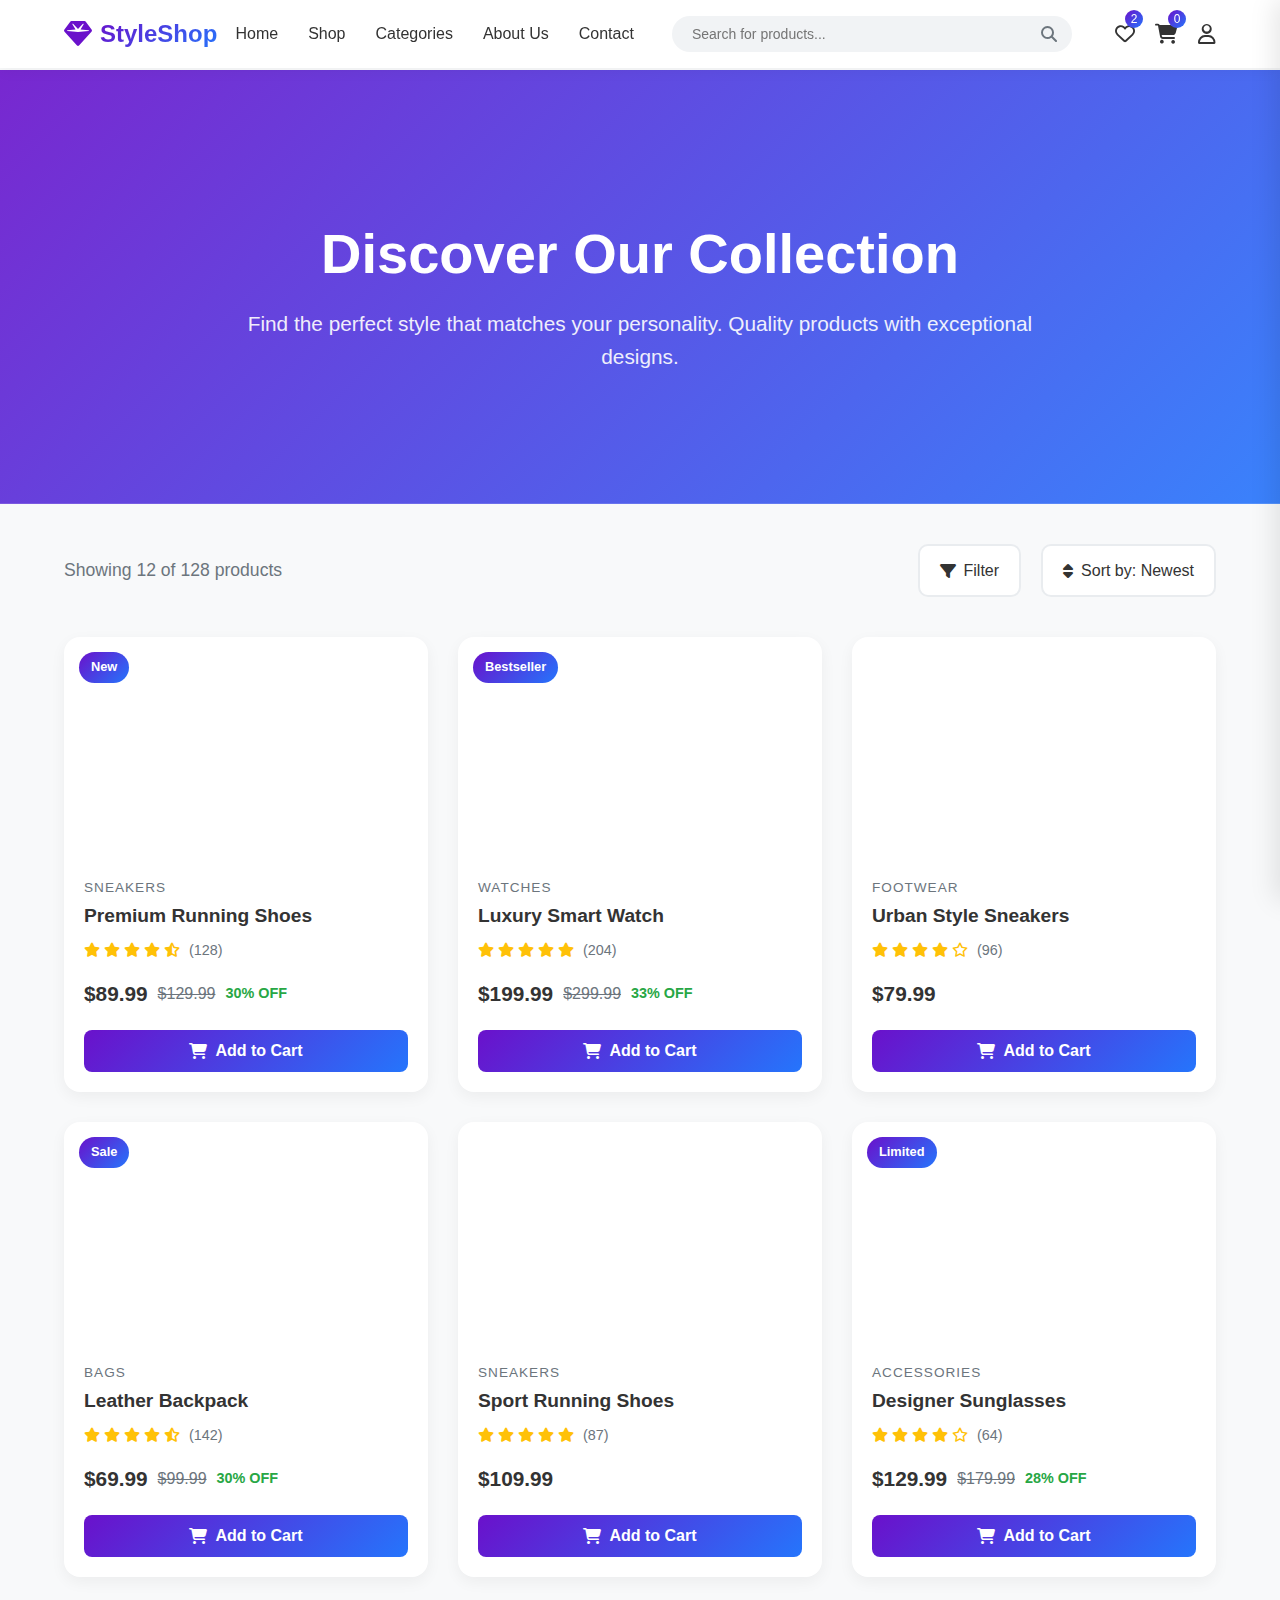
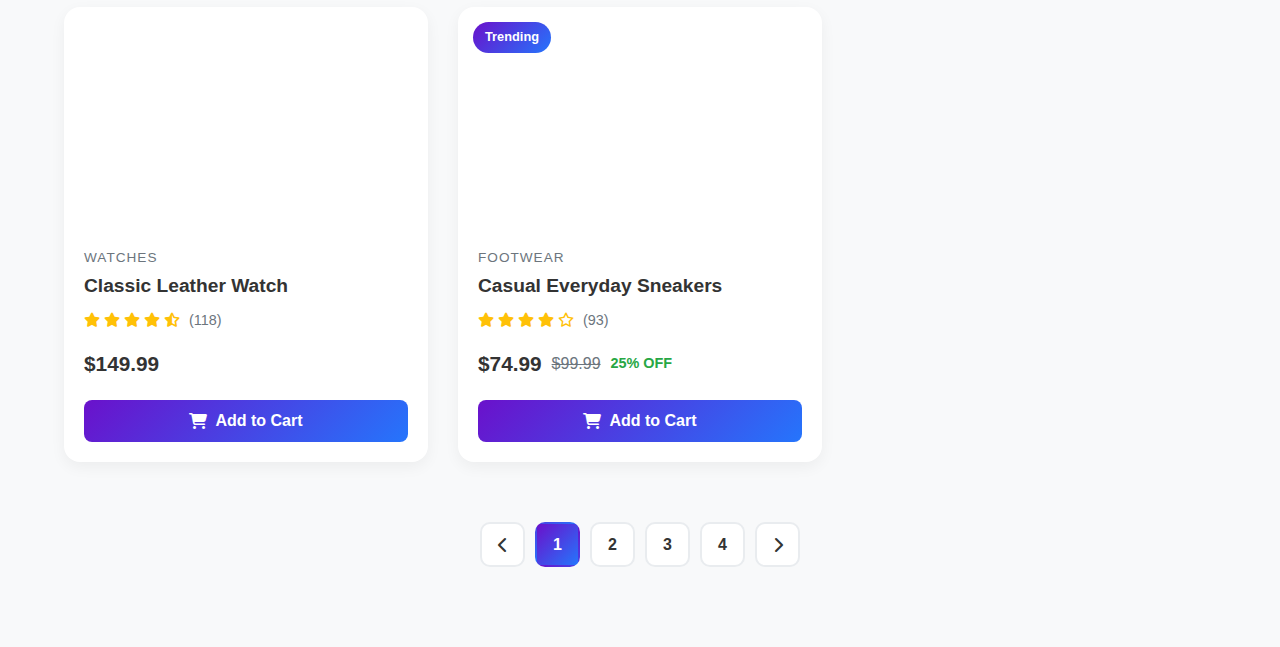
<file: hhhhhhh.html>
<!DOCTYPE html>
<html lang="en">
<head>
    <meta charset="UTF-8">
    <meta name="viewport" content="width=device-width, initial-scale=1.0">
    <title>Shop - StyleShop</title>
    <link rel="stylesheet" href="https://cdnjs.cloudflare.com/ajax/libs/font-awesome/6.4.0/css/all.min.css">
    <style>
        * {
            margin: 0;
            padding: 0;
            box-sizing: border-box;
            font-family: 'Segoe UI', Tahoma, Geneva, Verdana, sans-serif;
        }

        body {
            background-color: #f8f9fa;
            color: #333;
            line-height: 1.6;
        }

        /* Header Styles - Updated to match home page */
        .navbar {
            position: fixed;
            top: 0;
            left: 0;
            width: 100%;
            display: flex;
            align-items: center;
            justify-content: space-between;
            padding: 15px 5%;
            background-color: rgba(255, 255, 255, 0.95);
            box-shadow: 0 2px 15px rgba(0, 0, 0, 0.05);
            transition: all 0.3s ease;
            z-index: 1000;
        }

        .navbar.scrolled {
            background-color: rgba(255, 255, 255, 0.98);
            box-shadow: 0 5px 20px rgba(0, 0, 0, 0.1);
            padding: 10px 5%;
        }

        .logo {
            display: flex;
            align-items: center;
        }

        .logo h1 {
            font-size: 24px;
            font-weight: 700;
            background: linear-gradient(135deg, #6a11cb 0%, #2575fc 100%);
            -webkit-background-clip: text;
            background-clip: text;
            color: transparent;
            margin-left: 8px;
        }

        .logo-icon {
            font-size: 28px;
            color: #6a11cb;
        }

        .nav-links {
            display: flex;
            list-style: none;
        }

        .nav-links li {
            margin: 0 15px;
        }

        .nav-links a {
            text-decoration: none;
            color: #333;
            font-weight: 500;
            font-size: 16px;
            transition: color 0.3s ease;
            position: relative;
        }

        .nav-links a:hover {
            color: #6a11cb;
        }

        .nav-links a::after {
            content: '';
            position: absolute;
            width: 0;
            height: 2px;
            bottom: -5px;
            left: 0;
            background: linear-gradient(135deg, #6a11cb 0%, #2575fc 100%);
            transition: width 0.3s ease;
        }

        .nav-links a:hover::after {
            width: 100%;
        }

        .search-container {
            flex: 0 1 400px;
            position: relative;
            margin: 0 20px;
        }

        .search-bar {
            width: 100%;
            padding: 10px 20px;
            border: none;
            border-radius: 30px;
            background-color: #f1f3f5;
            font-size: 14px;
            transition: all 0.3s ease;
            outline: none;
        }

        .search-bar:focus {
            background-color: #fff;
            box-shadow: 0 0 0 2px rgba(106, 17, 203, 0.2);
        }

        .search-icon {
            position: absolute;
            right: 15px;
            top: 50%;
            transform: translateY(-50%);
            color: #6c757d;
        }

        .nav-icons {
            display: flex;
            align-items: center;
        }

        .icon {
            margin-left: 20px;
            font-size: 20px;
            color: #333;
            cursor: pointer;
            transition: color 0.3s ease;
            position: relative;
        }

        .icon:hover {
            color: #6a11cb;
        }

        .cart-count, .wishlist-count {
            position: absolute;
            top: -8px;
            right: -8px;
            background: linear-gradient(135deg, #6a11cb 0%, #2575fc 100%);
            color: white;
            border-radius: 50%;
            width: 18px;
            height: 18px;
            font-size: 12px;
            display: flex;
            align-items: center;
            justify-content: center;
        }

        .hamburger {
            display: none;
            cursor: pointer;
            font-size: 24px;
            color: #333;
        }

        /* Mobile menu */
        .mobile-menu {
            position: fixed;
            top: 70px;
            left: 0;
            width: 100%;
            background-color: white;
            box-shadow: 0 5px 15px rgba(0, 0, 0, 0.1);
            padding: 20px;
            transform: translateY(-100%);
            opacity: 0;
            transition: all 0.3s ease;
            z-index: 999;
        }

        .mobile-menu.active {
            transform: translateY(0);
            opacity: 1;
        }

        .mobile-links {
            list-style: none;
        }

        .mobile-links li {
            margin: 15px 0;
        }

        .mobile-links a {
            text-decoration: none;
            color: #333;
            font-size: 18px;
            font-weight: 500;
            display: block;
            padding: 10px 0;
            border-bottom: 1px solid #f1f3f5;
        }

        .mobile-search {
            margin-top: 20px;
            position: relative;
        }

        .mobile-search input {
            width: 100%;
            padding: 12px 20px;
            border: 1px solid #e9ecef;
            border-radius: 30px;
            font-size: 16px;
        }

        /* Shop Hero Section */
        .shop-hero {
            background: linear-gradient(135deg, rgba(106, 17, 203, 0.9) 0%, rgba(37, 117, 252, 0.9) 100%), url('https://images.unsplash.com/photo-1441986300917-64674bd600d8?ixlib=rb-4.0.3&ixid=M3wxMjA3fDB8MHxwaG90by1wYWdlfHx8fGVufDB8fHx8fA%3D%3D&auto=format&fit=crop&w=1770&q=80');
            background-size: cover;
            background-position: center;
            padding: 150px 5% 100px;
            text-align: center;
            color: white;
            margin-top: 70px;
        }

        .shop-hero-content {
            max-width: 800px;
            margin: 0 auto;
        }

        .shop-hero h1 {
            font-size: 3.5rem;
            font-weight: 800;
            margin-bottom: 20px;
            line-height: 1.2;
        }

        .shop-hero p {
            font-size: 1.3rem;
            margin-bottom: 30px;
            opacity: 0.9;
        }

        /* Shop Controls */
        .shop-controls {
            padding: 40px 5%;
            max-width: 1400px;
            margin: 0 auto;
            display: flex;
            justify-content: space-between;
            align-items: center;
            flex-wrap: wrap;
            gap: 20px;
        }

        .results-count {
            font-size: 1.1rem;
            color: #6c757d;
            font-weight: 500;
        }

        .filter-sort {
            display: flex;
            gap: 20px;
            align-items: center;
        }

        .filter-btn, .sort-select {
            padding: 12px 20px;
            border: 2px solid #e9ecef;
            border-radius: 10px;
            background: white;
            cursor: pointer;
            transition: all 0.3s ease;
            display: flex;
            align-items: center;
            gap: 8px;
            font-weight: 500;
        }

        .filter-btn:hover, .sort-select:hover {
            border-color: #6a11cb;
            box-shadow: 0 5px 15px rgba(106, 17, 203, 0.1);
        }

        /* Products Grid */
        .products-section {
            padding: 0 5% 80px;
            max-width: 1400px;
            margin: 0 auto;
        }

        .products-grid {
            display: grid;
            grid-template-columns: repeat(auto-fill, minmax(280px, 1fr));
            gap: 30px;
        }

        .product-card {
            background: white;
            border-radius: 16px;
            overflow: hidden;
            box-shadow: 0 5px 15px rgba(0, 0, 0, 0.05);
            transition: all 0.3s ease;
            position: relative;
        }

        .product-card:hover {
            transform: translateY(-10px);
            box-shadow: 0 15px 30px rgba(0, 0, 0, 0.1);
        }

        .product-badge {
            position: absolute;
            top: 15px;
            left: 15px;
            background: linear-gradient(135deg, #6a11cb 0%, #2575fc 100%);
            color: white;
            padding: 5px 12px;
            border-radius: 20px;
            font-size: 0.8rem;
            font-weight: 600;
            z-index: 2;
        }

        .product-image {
            height: 220px;
            width: 100%;
            background-size: cover;
            background-position: center;
            background-repeat: no-repeat;
            position: relative;
        }

        .product-actions {
            position: absolute;
            top: 15px;
            right: 15px;
            display: flex;
            flex-direction: column;
            gap: 10px;
            opacity: 0;
            transition: all 0.3s ease;
        }

        .product-card:hover .product-actions {
            opacity: 1;
        }

        .action-btn {
            width: 40px;
            height: 40px;
            border-radius: 50%;
            background: white;
            display: flex;
            align-items: center;
            justify-content: center;
            color: #333;
            cursor: pointer;
            transition: all 0.3s ease;
            box-shadow: 0 3px 10px rgba(0, 0, 0, 0.1);
        }

        .action-btn:hover {
            background: #6a11cb;
            color: white;
            transform: scale(1.1);
        }

        .product-info {
            padding: 20px;
        }

        .product-category {
            font-size: 0.85rem;
            color: #6c757d;
            text-transform: uppercase;
            letter-spacing: 1px;
            margin-bottom: 5px;
        }

        .product-name {
            font-size: 1.2rem;
            font-weight: 600;
            margin-bottom: 10px;
            color: #333;
            line-height: 1.3;
        }

        .product-rating {
            color: #ffc107;
            margin-bottom: 15px;
            font-size: 0.9rem;
        }

        .product-rating span {
            color: #6c757d;
            margin-left: 5px;
        }

        .product-price {
            display: flex;
            align-items: center;
            margin-bottom: 20px;
        }

        .current-price {
            font-size: 1.3rem;
            font-weight: 700;
            color: #333;
        }

        .original-price {
            font-size: 1rem;
            color: #6c757d;
            text-decoration: line-through;
            margin-left: 10px;
        }

        .discount {
            color: #28a745;
            font-weight: 600;
            margin-left: 10px;
            font-size: 0.9rem;
        }

        .add-to-cart {
            display: block;
            width: 100%;
            padding: 12px;
            background: linear-gradient(135deg, #6a11cb 0%, #2575fc 100%);
            color: white;
            border: none;
            border-radius: 8px;
            font-size: 1rem;
            font-weight: 600;
            cursor: pointer;
            transition: all 0.3s ease;
            display: flex;
            align-items: center;
            justify-content: center;
            gap: 8px;
        }

        .add-to-cart:hover {
            transform: translateY(-2px);
            box-shadow: 0 5px 15px rgba(106, 17, 203, 0.3);
        }

        /* Pagination */
        .pagination {
            display: flex;
            justify-content: center;
            margin-top: 60px;
            gap: 10px;
        }

        .page-btn {
            width: 45px;
            height: 45px;
            border-radius: 10px;
            display: flex;
            align-items: center;
            justify-content: center;
            background: white;
            color: #333;
            border: 2px solid #e9ecef;
            cursor: pointer;
            transition: all 0.3s ease;
            font-weight: 600;
        }

        .page-btn.active {
            background: linear-gradient(135deg, #6a11cb 0%, #2575fc 100%);
            color: white;
            border-color: transparent;
        }

        .page-btn:hover:not(.active) {
            border-color: #6a11cb;
            color: #6a11cb;
        }

        /* Shopping Cart Modal */
        .cart-modal {
            position: fixed;
            top: 0;
            right: -450px;
            width: 450px;
            height: 100vh;
            background: white;
            box-shadow: -5px 0 25px rgba(0, 0, 0, 0.1);
            transition: right 0.4s cubic-bezier(0.25, 0.46, 0.45, 0.94);
            z-index: 1001;
            display: flex;
            flex-direction: column;
        }

        .cart-modal.active {
            right: 0;
        }

        .cart-overlay {
            position: fixed;
            top: 0;
            left: 0;
            width: 100%;
            height: 100%;
            background: rgba(0, 0, 0, 0.5);
            z-index: 1000;
            opacity: 0;
            visibility: hidden;
            transition: all 0.3s ease;
        }

        .cart-overlay.active {
            opacity: 1;
            visibility: visible;
        }

        .cart-header {
            padding: 25px 30px;
            border-bottom: 1px solid #e9ecef;
            display: flex;
            justify-content: space-between;
            align-items: center;
        }

        .cart-title {
            font-size: 1.5rem;
            font-weight: 700;
            color: #333;
        }

        .close-cart {
            background: none;
            border: none;
            font-size: 1.3rem;
            color: #6c757d;
            cursor: pointer;
            transition: color 0.3s ease;
        }

        .close-cart:hover {
            color: #6a11cb;
        }

        .cart-content {
            flex: 1;
            padding: 20px 30px;
            overflow-y: auto;
        }

        .cart-items {
            margin-bottom: 20px;
        }

        .cart-item {
            display: flex;
            align-items: center;
            padding: 15px 0;
            border-bottom: 1px solid #f1f3f5;
        }

        .cart-item-image {
            width: 80px;
            height: 80px;
            border-radius: 10px;
            background-size: cover;
            background-position: center;
            margin-right: 15px;
            flex-shrink: 0;
        }

        .cart-item-details {
            flex: 1;
        }

        .cart-item-name {
            font-size: 1rem;
            font-weight: 600;
            margin-bottom: 5px;
            color: #333;
        }

        .cart-item-price {
            font-size: 1rem;
            font-weight: 600;
            color: #6a11cb;
        }

        .cart-item-controls {
            display: flex;
            align-items: center;
            gap: 10px;
            margin-top: 8px;
        }

        .cart-quantity-btn {
            width: 28px;
            height: 28px;
            border-radius: 50%;
            border: 1px solid #e9ecef;
            background: white;
            display: flex;
            align-items: center;
            justify-content: center;
            cursor: pointer;
            transition: all 0.3s ease;
            font-size: 0.9rem;
        }

        .cart-quantity-btn:hover {
            border-color: #6a11cb;
            color: #6a11cb;
        }

        .cart-quantity {
            font-size: 0.95rem;
            font-weight: 600;
            min-width: 25px;
            text-align: center;
        }

        .remove-item {
            background: none;
            border: none;
            color: #dc3545;
            cursor: pointer;
            font-size: 1rem;
            transition: all 0.3s ease;
            margin-left: 10px;
        }

        .remove-item:hover {
            color: #c82333;
        }

        .empty-cart {
            text-align: center;
            padding: 40px 20px;
            color: #6c757d;
        }

        .empty-cart-icon {
            font-size: 3rem;
            margin-bottom: 15px;
            color: #e9ecef;
        }

        .empty-cart p {
            margin-bottom: 20px;
        }

        .cart-footer {
            padding: 25px 30px;
            border-top: 1px solid #e9ecef;
            background: #f8f9fa;
        }

        .cart-summary {
            margin-bottom: 20px;
        }

        .summary-row {
            display: flex;
            justify-content: space-between;
            margin-bottom: 10px;
        }

        .summary-label {
            color: #6c757d;
        }

        .summary-value {
            font-weight: 600;
            color: #333;
        }

        .summary-total {
            font-size: 1.2rem;
            font-weight: 700;
            border-top: 1px solid #e9ecef;
            padding-top: 10px;
            margin-top: 10px;
        }

        .total-price {
            color: #6a11cb;
        }

        .checkout-btn {
            width: 100%;
            padding: 15px;
            background: linear-gradient(135deg, #6a11cb 0%, #2575fc 100%);
            color: white;
            border: none;
            border-radius: 10px;
            font-size: 1rem;
            font-weight: 600;
            cursor: pointer;
            transition: all 0.3s ease;
            display: flex;
            align-items: center;
            justify-content: center;
            gap: 8px;
        }

        .checkout-btn:hover {
            transform: translateY(-2px);
            box-shadow: 0 5px 15px rgba(106, 17, 203, 0.3);
        }

        .continue-shopping {
            text-align: center;
            margin-top: 15px;
        }

        .continue-link {
            color: #6a11cb;
            text-decoration: none;
            font-weight: 500;
        }

        .continue-link:hover {
            text-decoration: underline;
        }

        /* Responsive Styles */
        @media (max-width: 1200px) {
            .products-grid {
                grid-template-columns: repeat(auto-fill, minmax(250px, 1fr));
            }
            
            .search-container {
                flex: 0 1 300px;
            }
        }

        @media (max-width: 992px) {
            .nav-links {
                display: none;
            }
            
            .search-container {
                display: none;
            }
            
            .hamburger {
                display: block;
            }
            
            .shop-hero {
                padding: 130px 4% 80px;
                margin-top: 60px;
            }
            
            .shop-hero h1 {
                font-size: 2.5rem;
            }
        }

        @media (max-width: 768px) {
            .navbar {
                padding: 12px 4%;
            }
            
            .shop-hero {
                padding: 120px 4% 70px;
            }
            
            .shop-controls {
                padding: 30px 4%;
                flex-direction: column;
                align-items: flex-start;
            }
            
            .products-section {
                padding: 0 4% 60px;
            }
            
            .products-grid {
                grid-template-columns: repeat(auto-fill, minmax(220px, 1fr));
                gap: 20px;
            }
            
            .cart-modal {
                width: 100%;
                right: -100%;
            }
        }

        @media (max-width: 576px) {
            .navbar {
                padding: 10px 3%;
            }
            
            .shop-hero {
                padding: 110px 3% 60px;
            }
            
            .shop-hero h1 {
                font-size: 2rem;
            }
            
            .shop-hero p {
                font-size: 1.1rem;
            }
            
            .shop-controls {
                padding: 25px 3%;
            }
            
            .products-section {
                padding: 0 3% 50px;
            }
            
            .products-grid {
                grid-template-columns: 1fr;
            }
            
            .filter-sort {
                flex-direction: column;
                width: 100%;
            }
            
            .filter-btn, .sort-select {
                width: 100%;
                justify-content: center;
            }
        }
    </style>
</head>
<body>
    <!-- Header - Updated to match home page -->
    <nav class="navbar">
        <div class="logo">
            <i class="fas fa-gem logo-icon"></i>
            <h1>StyleShop</h1>
        </div>
        
        <ul class="nav-links">
            <li><a href="index.html">Home</a></li>
            <li><a href="shop.html" class="active">Shop</a></li>
            <li><a href="#">Categories</a></li>
            <li><a href="#">About Us</a></li>
            <li><a href="#">Contact</a></li>
        </ul>
        
        <div class="search-container">
            <input type="text" class="search-bar" placeholder="Search for products...">
            <i class="fas fa-search search-icon"></i>
        </div>
        
        <div class="nav-icons">
            <div class="icon">
                <i class="far fa-heart"></i>
                <span class="wishlist-count">2</span>
            </div>
            <div class="icon" id="cart-icon">
                <i class="fas fa-shopping-cart"></i>
                <span class="cart-count">0</span>
            </div>
            <div class="icon">
                <i class="far fa-user"></i>
            </div>
        </div>
        
        <div class="hamburger">
            <i class="fas fa-bars"></i>
        </div>
    </nav>

    <!-- Mobile Menu -->
    <div class="mobile-menu">
        <ul class="mobile-links">
            <li><a href="index.html">Home</a></li>
            <li><a href="shop.html" class="active">Shop</a></li>
            <li><a href="#">Categories</a></li>
            <li><a href="#">About Us</a></li>
            <li><a href="#">Contact</a></li>
        </ul>
        <div class="mobile-search">
            <input type="text" placeholder="Search for products...">
        </div>
    </div>

    <!-- Shop Hero Section -->
    <section class="shop-hero">
        <div class="shop-hero-content">
            <h1>Discover Our Collection</h1>
            <p>Find the perfect style that matches your personality. Quality products with exceptional designs.</p>
        </div>
    </section>

    <!-- Shop Controls -->
    <section class="shop-controls">
        <div class="results-count">Showing 12 of 128 products</div>
        <div class="filter-sort">
            <div class="filter-btn">
                <i class="fas fa-filter"></i> Filter
            </div>
            <div class="sort-select">
                <i class="fas fa-sort"></i> Sort by: Newest
            </div>
        </div>
    </section>

    <!-- Products Grid -->
    <section class="products-section">
        <div class="products-grid">
            <!-- Product 1 -->
            <div class="product-card">
                <div class="product-badge">New</div>
                <div class="product-image" style="background-image: url('https://images.unsplash.com/photo-1595950653106-6c9ebd614d3a?ixlib=rb-4.0.3&ixid=M3wxMjA3fDB8MHxwaG90by1wYWdlfHx8fGVufDB8fHx8fA%3D%3D&auto=format&fit=crop&w=1887&q=80')">
                    <div class="product-actions">
                        <div class="action-btn">
                            <i class="far fa-heart"></i>
                        </div>
                        <div class="action-btn">
                            <i class="fas fa-eye"></i>
                        </div>
                    </div>
                </div>
                <div class="product-info">
                    <p class="product-category">Sneakers</p>
                    <h3 class="product-name">Premium Running Shoes</h3>
                    <div class="product-rating">
                        <i class="fas fa-star"></i>
                        <i class="fas fa-star"></i>
                        <i class="fas fa-star"></i>
                        <i class="fas fa-star"></i>
                        <i class="fas fa-star-half-alt"></i>
                        <span>(128)</span>
                    </div>
                    <div class="product-price">
                        <span class="current-price">$89.99</span>
                        <span class="original-price">$129.99</span>
                        <span class="discount">30% OFF</span>
                    </div>
                    <button class="add-to-cart" data-product='{"id": 1, "name": "Premium Running Shoes", "price": 89.99, "image": "https://images.unsplash.com/photo-1595950653106-6c9ebd614d3a?ixlib=rb-4.0.3&ixid=M3wxMjA3fDB8MHxwaG90by1wYWdlfHx8fGVufDB8fHx8fA%3D%3D&auto=format&fit=crop&w=1887&q=80"}'>
                        <i class="fas fa-shopping-cart"></i> Add to Cart
                    </button>
                </div>
            </div>

            <!-- Product 2 -->
            <div class="product-card">
                <div class="product-badge">Bestseller</div>
                <div class="product-image" style="background-image: url('https://images.unsplash.com/photo-1523275335684-37898b6baf30?ixlib=rb-4.0.3&ixid=M3wxMjA3fDB8MHxwaG90by1wYWdlfHx8fGVufDB8fHx8fA%3D%3D&auto=format&fit=crop&w=1799&q=80')">
                    <div class="product-actions">
                        <div class="action-btn">
                            <i class="far fa-heart"></i>
                        </div>
                        <div class="action-btn">
                            <i class="fas fa-eye"></i>
                        </div>
                    </div>
                </div>
                <div class="product-info">
                    <p class="product-category">Watches</p>
                    <h3 class="product-name">Luxury Smart Watch</h3>
                    <div class="product-rating">
                        <i class="fas fa-star"></i>
                        <i class="fas fa-star"></i>
                        <i class="fas fa-star"></i>
                        <i class="fas fa-star"></i>
                        <i class="fas fa-star"></i>
                        <span>(204)</span>
                    </div>
                    <div class="product-price">
                        <span class="current-price">$199.99</span>
                        <span class="original-price">$299.99</span>
                        <span class="discount">33% OFF</span>
                    </div>
                    <button class="add-to-cart" data-product='{"id": 2, "name": "Luxury Smart Watch", "price": 199.99, "image": "https://images.unsplash.com/photo-1523275335684-37898b6baf30?ixlib=rb-4.0.3&ixid=M3wxMjA3fDB8MHxwaG90by1wYWdlfHx8fGVufDB8fHx8fA%3D%3D&auto=format&fit=crop&w=1799&q=80"}'>
                        <i class="fas fa-shopping-cart"></i> Add to Cart
                    </button>
                </div>
            </div>

            <!-- Product 3 -->
            <div class="product-card">
                <div class="product-image" style="background-image: url('https://images.unsplash.com/photo-1549298916-b41d501d3772?ixlib=rb-4.0.3&ixid=M3wxMjA3fDB8MHxwaG90by1wYWdlfHx8fGVufDB8fHx8fA%3D%3D&auto=format&fit=crop&w=1812&q=80')">
                    <div class="product-actions">
                        <div class="action-btn">
                            <i class="far fa-heart"></i>
                        </div>
                        <div class="action-btn">
                            <i class="fas fa-eye"></i>
                        </div>
                    </div>
                </div>
                <div class="product-info">
                    <p class="product-category">Footwear</p>
                    <h3 class="product-name">Urban Style Sneakers</h3>
                    <div class="product-rating">
                        <i class="fas fa-star"></i>
                        <i class="fas fa-star"></i>
                        <i class="fas fa-star"></i>
                        <i class="fas fa-star"></i>
                        <i class="far fa-star"></i>
                        <span>(96)</span>
                    </div>
                    <div class="product-price">
                        <span class="current-price">$79.99</span>
                    </div>
                    <button class="add-to-cart" data-product='{"id": 3, "name": "Urban Style Sneakers", "price": 79.99, "image": "https://images.unsplash.com/photo-1549298916-b41d501d3772?ixlib=rb-4.0.3&ixid=M3wxMjA3fDB8MHxwaG90by1wYWdlfHx8fGVufDB8fHx8fA%3D%3D&auto=format&fit=crop&w=1812&q=80"}'>
                        <i class="fas fa-shopping-cart"></i> Add to Cart
                    </button>
                </div>
            </div>

            <!-- Product 4 -->
            <div class="product-card">
                <div class="product-badge">Sale</div>
                <div class="product-image" style="background-image: url('https://images.unsplash.com/photo-1584917865442-de89df76afd3?ixlib=rb-4.0.3&ixid=M3wxMjA3fDB8MHxwaG90by1wYWdlfHx8fGVufDB8fHx8fA%3D%3D&auto=format&fit=crop&w=1770&q=80')">
                    <div class="product-actions">
                        <div class="action-btn">
                            <i class="far fa-heart"></i>
                        </div>
                        <div class="action-btn">
                            <i class="fas fa-eye"></i>
                        </div>
                    </div>
                </div>
                <div class="product-info">
                    <p class="product-category">Bags</p>
                    <h3 class="product-name">Leather Backpack</h3>
                    <div class="product-rating">
                        <i class="fas fa-star"></i>
                        <i class="fas fa-star"></i>
                        <i class="fas fa-star"></i>
                        <i class="fas fa-star"></i>
                        <i class="fas fa-star-half-alt"></i>
                        <span>(142)</span>
                    </div>
                    <div class="product-price">
                        <span class="current-price">$69.99</span>
                        <span class="original-price">$99.99</span>
                        <span class="discount">30% OFF</span>
                    </div>
                    <button class="add-to-cart" data-product='{"id": 4, "name": "Leather Backpack", "price": 69.99, "image": "https://images.unsplash.com/photo-1584917865442-de89df76afd3?ixlib=rb-4.0.3&ixid=M3wxMjA3fDB8MHxwaG90by1wYWdlfHx8fGVufDB8fHx8fA%3D%3D&auto=format&fit=crop&w=1770&q=80"}'>
                        <i class="fas fa-shopping-cart"></i> Add to Cart
                    </button>
                </div>
            </div>

            <!-- Product 5 -->
            <div class="product-card">
                <div class="product-image" style="background-image: url('https://images.unsplash.com/photo-1606107557195-0e29a4b5b4aa?ixlib=rb-4.0.3&ixid=M3wxMjA3fDB8MHxwaG90by1wYWdlfHx8fGVufDB8fHx8fA%3D%3D&auto=format&fit=crop&w=1760&q=80')">
                    <div class="product-actions">
                        <div class="action-btn">
                            <i class="far fa-heart"></i>
                        </div>
                        <div class="action-btn">
                            <i class="fas fa-eye"></i>
                        </div>
                    </div>
                </div>
                <div class="product-info">
                    <p class="product-category">Sneakers</p>
                    <h3 class="product-name">Sport Running Shoes</h3>
                    <div class="product-rating">
                        <i class="fas fa-star"></i>
                        <i class="fas fa-star"></i>
                        <i class="fas fa-star"></i>
                        <i class="fas fa-star"></i>
                        <i class="fas fa-star"></i>
                        <span>(87)</span>
                    </div>
                    <div class="product-price">
                        <span class="current-price">$109.99</span>
                    </div>
                    <button class="add-to-cart" data-product='{"id": 5, "name": "Sport Running Shoes", "price": 109.99, "image": "https://images.unsplash.com/photo-1606107557195-0e29a4b5b4aa?ixlib=rb-4.0.3&ixid=M3wxMjA3fDB8MHxwaG90by1wYWdlfHx8fGVufDB8fHx8fA%3D%3D&auto=format&fit=crop&w=1760&q=80"}'>
                        <i class="fas fa-shopping-cart"></i> Add to Cart
                    </button>
                </div>
            </div>

            <!-- Product 6 -->
            <div class="product-card">
                <div class="product-badge">Limited</div>
                <div class="product-image" style="background-image: url('https://images.unsplash.com/photo-1544005313-94ddf0286df2?ixlib=rb-4.0.3&ixid=M3wxMjA3fDB8MHxwaG90by1wYWdlfHx8fGVufDB8fHx8fA%3D%3D&auto=format&fit=crop&w=1776&q=80')">
                    <div class="product-actions">
                        <div class="action-btn">
                            <i class="far fa-heart"></i>
                        </div>
                        <div class="action-btn">
                            <i class="fas fa-eye"></i>
                        </div>
                    </div>
                </div>
                <div class="product-info">
                    <p class="product-category">Accessories</p>
                    <h3 class="product-name">Designer Sunglasses</h3>
                    <div class="product-rating">
                        <i class="fas fa-star"></i>
                        <i class="fas fa-star"></i>
                        <i class="fas fa-star"></i>
                        <i class="fas fa-star"></i>
                        <i class="far fa-star"></i>
                        <span>(64)</span>
                    </div>
                    <div class="product-price">
                        <span class="current-price">$129.99</span>
                        <span class="original-price">$179.99</span>
                        <span class="discount">28% OFF</span>
                    </div>
                    <button class="add-to-cart" data-product='{"id": 6, "name": "Designer Sunglasses", "price": 129.99, "image": "https://images.unsplash.com/photo-1544005313-94ddf0286df2?ixlib=rb-4.0.3&ixid=M3wxMjA3fDB8MHxwaG90by1wYWdlfHx8fGVufDB8fHx8fA%3D%3D&auto=format&fit=crop&w=1776&q=80"}'>
                        <i class="fas fa-shopping-cart"></i> Add to Cart
                    </button>
                </div>
            </div>

            <!-- Product 7 -->
            <div class="product-card">
                <div class="product-image" style="background-image: url('https://images.unsplash.com/photo-1553062407-98eeb64c6a62?ixlib=rb-4.0.3&ixid=M3wxMjA3fDB8MHxwaG90by1wYWdlfHx8fGVufDB8fHx8fA%3D%3D&auto=format&fit=crop&w=1887&q=80')">
                    <div class="product-actions">
                        <div class="action-btn">
                            <i class="far fa-heart"></i>
                        </div>
                        <div class="action-btn">
                            <i class="fas fa-eye"></i>
                        </div>
                    </div>
                </div>
                <div class="product-info">
                    <p class="product-category">Watches</p>
                    <h3 class="product-name">Classic Leather Watch</h3>
                    <div class="product-rating">
                        <i class="fas fa-star"></i>
                        <i class="fas fa-star"></i>
                        <i class="fas fa-star"></i>
                        <i class="fas fa-star"></i>
                        <i class="fas fa-star-half-alt"></i>
                        <span>(118)</span>
                    </div>
                    <div class="product-price">
                        <span class="current-price">$149.99</span>
                    </div>
                    <button class="add-to-cart" data-product='{"id": 7, "name": "Classic Leather Watch", "price": 149.99, "image": "https://images.unsplash.com/photo-1553062407-98eeb64c6a62?ixlib=rb-4.0.3&ixid=M3wxMjA3fDB8MHxwaG90by1wYWdlfHx8fGVufDB8fHx8fA%3D%3D&auto=format&fit=crop&w=1887&q=80"}'>
                        <i class="fas fa-shopping-cart"></i> Add to Cart
                    </button>
                </div>
            </div>

            <!-- Product 8 -->
            <div class="product-card">
                <div class="product-badge">Trending</div>
                <div class="product-image" style="background-image: url('https://images.unsplash.com/photo-1606107557195-0e29a4b5b4aa?ixlib=rb-4.0.3&ixid=M3wxMjA3fDB8MHxwaG90by1wYWdlfHx8fGVufDB8fHx8fA%3D%3D&auto=format&fit=crop&w=1760&q=80')">
                    <div class="product-actions">
                        <div class="action-btn">
                            <i class="far fa-heart"></i>
                        </div>
                        <div class="action-btn">
                            <i class="fas fa-eye"></i>
                        </div>
                    </div>
                </div>
                <div class="product-info">
                    <p class="product-category">Footwear</p>
                    <h3 class="product-name">Casual Everyday Sneakers</h3>
                    <div class="product-rating">
                        <i class="fas fa-star"></i>
                        <i class="fas fa-star"></i>
                        <i class="fas fa-star"></i>
                        <i class="fas fa-star"></i>
                        <i class="far fa-star"></i>
                        <span>(93)</span>
                    </div>
                    <div class="product-price">
                        <span class="current-price">$74.99</span>
                        <span class="original-price">$99.99</span>
                        <span class="discount">25% OFF</span>
                    </div>
                    <button class="add-to-cart" data-product='{"id": 8, "name": "Casual Everyday Sneakers", "price": 74.99, "image": "https://images.unsplash.com/photo-1606107557195-0e29a4b5b4aa?ixlib=rb-4.0.3&ixid=M3wxMjA3fDB8MHxwaG90by1wYWdlfHx8fGVufDB8fHx8fA%3D%3D&auto=format&fit=crop&w=1760&q=80"}'>
                        <i class="fas fa-shopping-cart"></i> Add to Cart
                    </button>
                </div>
            </div>
        </div>

        <!-- Pagination -->
        <div class="pagination">
            <div class="page-btn">
                <i class="fas fa-chevron-left"></i>
            </div>
            <div class="page-btn active">1</div>
            <div class="page-btn">2</div>
            <div class="page-btn">3</div>
            <div class="page-btn">4</div>
            <div class="page-btn">
                <i class="fas fa-chevron-right"></i>
            </div>
        </div>
    </section>

    <!-- Shopping Cart Modal -->
    <div class="cart-overlay" id="cartOverlay"></div>
    <div class="cart-modal" id="cartModal">
        <div class="cart-header">
            <h2 class="cart-title">Your Cart</h2>
            <button class="close-cart" id="closeCart">
                <i class="fas fa-times"></i>
            </button>
        </div>
        <div class="cart-content" id="cartContent">
            <!-- Cart items will be dynamically added here -->
        </div>
        <div class="cart-footer">
            <div class="cart-summary">
                <div class="summary-row">
                    <span class="summary-label">Subtotal</span>
                    <span class="summary-value" id="cartSubtotal">$0.00</span>
                </div>
                <div class="summary-row">
                    <span class="summary-label">Shipping</span>
                    <span class="summary-value">$9.99</span>
                </div>
                <div class="summary-row summary-total">
                    <span class="summary-label">Total</span>
                    <span class="summary-value total-price" id="cartTotal">$9.99</span>
                </div>
            </div>
            <button class="checkout-btn" id="checkoutBtn">
                <i class="fas fa-lock"></i> Proceed to Checkout
            </button>
            <div class="continue-shopping">
                <a href="#" class="continue-link" id="continueShopping">Continue Shopping</a>
            </div>
        </div>
    </div>

    <script>
        // Cart functionality
        document.addEventListener('DOMContentLoaded', function() {
            const cartIcon = document.getElementById('cart-icon');
            const cartModal = document.getElementById('cartModal');
            const cartOverlay = document.getElementById('cartOverlay');
            const closeCart = document.getElementById('closeCart');
            const cartContent = document.getElementById('cartContent');
            const cartSubtotal = document.getElementById('cartSubtotal');
            const cartTotal = document.getElementById('cartTotal');
            const checkoutBtn = document.getElementById('checkoutBtn');
            const continueShopping = document.getElementById('continueShopping');
            const cartCount = document.querySelector('.cart-count');
            const hamburger = document.querySelector('.hamburger');
            const mobileMenu = document.querySelector('.mobile-menu');
            
            let cartItems = [];
            
            // Sticky navbar on scroll
            window.addEventListener('scroll', function() {
                const navbar = document.querySelector('.navbar');
                if (window.scrollY > 50) {
                    navbar.classList.add('scrolled');
                } else {
                    navbar.classList.remove('scrolled');
                }
            });
            
            // Mobile menu toggle
            hamburger.addEventListener('click', function() {
                mobileMenu.classList.toggle('active');
                
                // Toggle hamburger icon
                const icon = hamburger.querySelector('i');
                if (mobileMenu.classList.contains('active')) {
                    icon.classList.remove('fa-bars');
                    icon.classList.add('fa-times');
                } else {
                    icon.classList.remove('fa-times');
                    icon.classList.add('fa-bars');
                }
            });
            
            // Open cart modal
            cartIcon.addEventListener('click', function() {
                cartModal.classList.add('active');
                cartOverlay.classList.add('active');
                document.body.style.overflow = 'hidden';
            });
            
            // Close cart modal
            function closeCartModal() {
                cartModal.classList.remove('active');
                cartOverlay.classList.remove('active');
                document.body.style.overflow = '';
            }
            
            closeCart.addEventListener('click', closeCartModal);
            cartOverlay.addEventListener('click', closeCartModal);
            continueShopping.addEventListener('click', function(e) {
                e.preventDefault();
                closeCartModal();
            });
            
            // Add to cart functionality
            document.querySelectorAll('.add-to-cart').forEach(button => {
                button.addEventListener('click', function() {
                    const productData = JSON.parse(this.getAttribute('data-product'));
                    
                    // Check if product already in cart
                    const existingItem = cartItems.find(item => item.id === productData.id);
                    
                    if (existingItem) {
                        existingItem.quantity += 1;
                    } else {
                        cartItems.push({
                            ...productData,
                            quantity: 1
                        });
                    }
                    
                    updateCart();
                    
                    // Visual feedback
                    const originalText = this.innerHTML;
                    this.innerHTML = '<i class="fas fa-check"></i> Added!';
                    this.style.background = 'linear-gradient(135deg, #2ecc71, #27ae60)';
                    
                    // Reset button after 2 seconds
                    setTimeout(() => {
                        this.innerHTML = originalText;
                        this.style.background = '';
                    }, 2000);
                });
            });
            
            // Update cart display
            function updateCart() {
                // Update cart count
                const totalItems = cartItems.reduce((sum, item) => sum + item.quantity, 0);
                cartCount.textContent = totalItems;
                
                // Update cart content
                if (cartItems.length === 0) {
                    cartContent.innerHTML = `
                        <div class="empty-cart">
                            <div class="empty-cart-icon">
                                <i class="fas fa-shopping-cart"></i>
                            </div>
                            <p>Your cart is empty</p>
                        </div>
                    `;
                    checkoutBtn.disabled = true;
                    checkoutBtn.style.opacity = '0.6';
                } else {
                    cartContent.innerHTML = `
                        <div class="cart-items">
                            ${cartItems.map(item => `
                                <div class="cart-item" data-id="${item.id}">
                                    <div class="cart-item-image" style="background-image: url('${item.image}')"></div>
                                    <div class="cart-item-details">
                                        <div class="cart-item-name">${item.name}</div>
                                        <div class="cart-item-price">$${item.price.toFixed(2)}</div>
                                        <div class="cart-item-controls">
                                            <button class="cart-quantity-btn minus-btn">-</button>
                                            <span class="cart-quantity">${item.quantity}</span>
                                            <button class="cart-quantity-btn plus-btn">+</button>
                                            <button class="remove-item">
                                                <i class="fas fa-trash"></i>
                                            </button>
                                        </div>
                                    </div>
                                </div>
                            `).join('')}
                        </div>
                    `;
                    checkoutBtn.disabled = false;
                    checkoutBtn.style.opacity = '1';
                    
                    // Add event listeners to cart item controls
                    document.querySelectorAll('.minus-btn').forEach(btn => {
                        btn.addEventListener('click', function() {
                            const itemId = parseInt(this.closest('.cart-item').getAttribute('data-id'));
                            const item = cartItems.find(item => item.id === itemId);
                            
                            if (item.quantity > 1) {
                                item.quantity -= 1;
                                updateCart();
                            }
                        });
                    });
                    
                    document.querySelectorAll('.plus-btn').forEach(btn => {
                        btn.addEventListener('click', function() {
                            const itemId = parseInt(this.closest('.cart-item').getAttribute('data-id'));
                            const item = cartItems.find(item => item.id === itemId);
                            
                            item.quantity += 1;
                            updateCart();
                        });
                    });
                    
                    document.querySelectorAll('.remove-item').forEach(btn => {
                        btn.addEventListener('click', function() {
                            const itemId = parseInt(this.closest('.cart-item').getAttribute('data-id'));
                            cartItems = cartItems.filter(item => item.id !== itemId);
                            updateCart();
                        });
                    });
                }
                
                // Update cart totals
                const subtotal = cartItems.reduce((sum, item) => sum + (item.price * item.quantity), 0);
                const shipping = 9.99;
                const total = subtotal + shipping;
                
                cartSubtotal.textContent = `$${subtotal.toFixed(2)}`;
                cartTotal.textContent = `$${total.toFixed(2)}`;
            }
            
            // Checkout functionality
            checkoutBtn.addEventListener('click', function() {
                if (cartItems.length === 0) return;
                
                this.innerHTML = '<i class="fas fa-spinner fa-spin"></i> Processing...';
                this.disabled = true;
                
                setTimeout(() => {
                    alert('Order placed successfully!');
                    cartItems = [];
                    updateCart();
                    closeCartModal();
                    
                    this.innerHTML = '<i class="fas fa-lock"></i> Proceed to Checkout';
                    this.disabled = false;
                }, 2000);
            });
            
            // Wishlist functionality
            document.querySelectorAll('.action-btn .fa-heart').forEach(icon => {
                icon.addEventListener('click', function(e) {
                    e.stopPropagation();
                    
                    if (this.classList.contains('far')) {
                        this.classList.remove('far');
                        this.classList.add('fas');
                        this.style.color = '#ff4757';
                    } else {
                        this.classList.remove('fas');
                        this.classList.add('far');
                        this.style.color = '';
                    }
                });
            });
            
            // Pagination
            document.querySelectorAll('.page-btn').forEach(btn => {
                btn.addEventListener('click', function() {
                    if (this.classList.contains('active')) return;
                    
                    document.querySelectorAll('.page-btn').forEach(b => {
                        b.classList.remove('active');
                    });
                    
                    this.classList.add('active');
                    
                    // In a real application, this would load the next page of products
                    console.log('Loading page:', this.textContent);
                });
            });
            
            // Filter and sort buttons
            document.querySelector('.filter-btn').addEventListener('click', function() {
                console.log('Opening filter panel');
            });
            
            document.querySelector('.sort-select').addEventListener('click', function() {
                console.log('Opening sort options');
            });
            
            // Initialize empty cart
            updateCart();
        });
    </script>
</body>
</html>
</file>
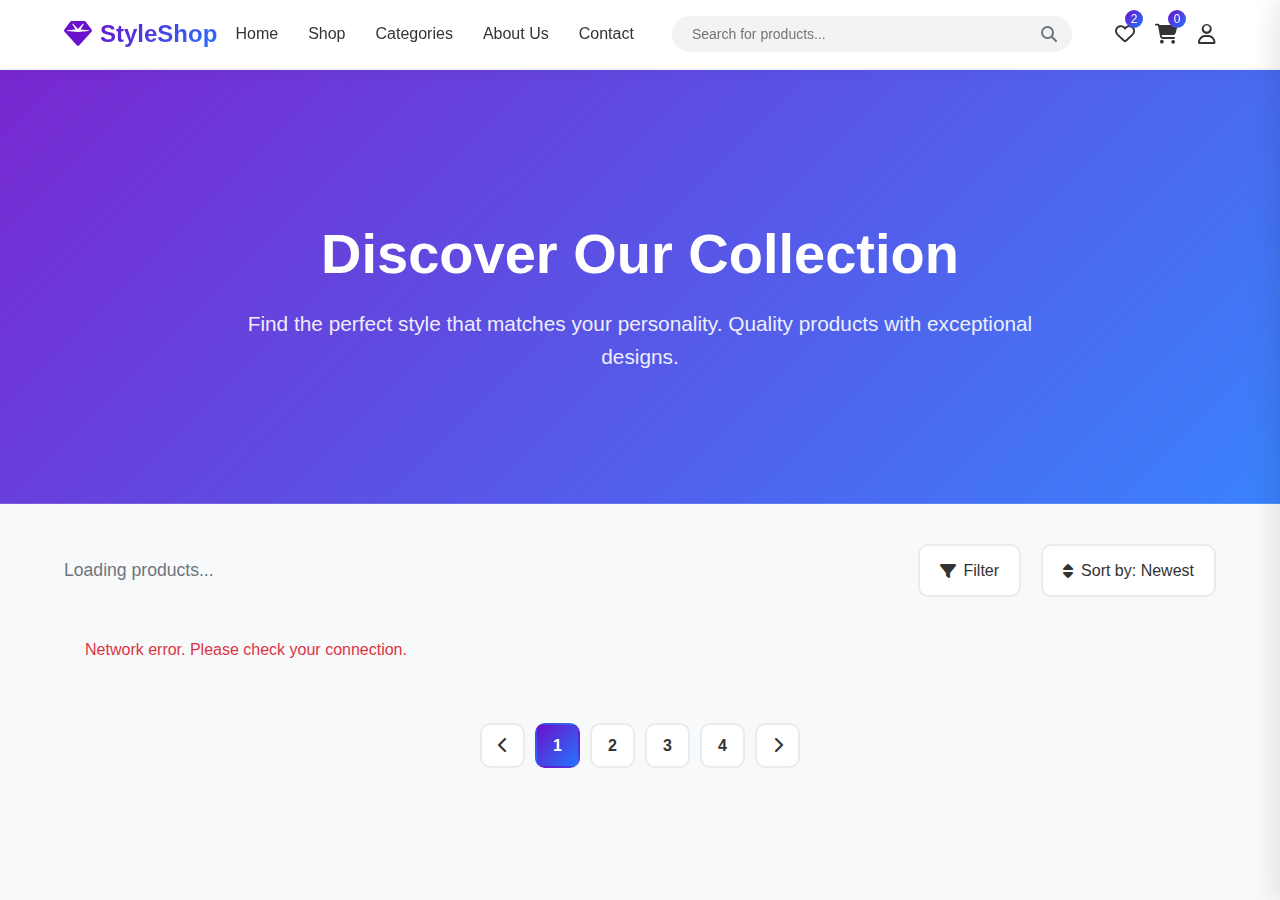
<file: new.html>
<!DOCTYPE html>
<html lang="en">
<head>
    <meta charset="UTF-8">
    <meta name="viewport" content="width=device-width, initial-scale=1.0">
    <title>Shop - StyleShop</title>
    <link rel="stylesheet" href="https://cdnjs.cloudflare.com/ajax/libs/font-awesome/6.4.0/css/all.min.css">
    <style>
        * {
            margin: 0;
            padding: 0;
            box-sizing: border-box;
            font-family: 'Segoe UI', Tahoma, Geneva, Verdana, sans-serif;
        }

        body {
            background-color: #f8f9fa;
            color: #333;
            line-height: 1.6;
        }

        /* Header Styles */
        .navbar {
            position: fixed;
            top: 0;
            left: 0;
            width: 100%;
            display: flex;
            align-items: center;
            justify-content: space-between;
            padding: 15px 5%;
            background-color: rgba(255, 255, 255, 0.95);
            box-shadow: 0 2px 15px rgba(0, 0, 0, 0.05);
            transition: all 0.3s ease;
            z-index: 1000;
        }

        .navbar.scrolled {
            background-color: rgba(255, 255, 255, 0.98);
            box-shadow: 0 5px 20px rgba(0, 0, 0, 0.1);
            padding: 10px 5%;
        }

        .logo {
            display: flex;
            align-items: center;
        }

        .logo h1 {
            font-size: 24px;
            font-weight: 700;
            background: linear-gradient(135deg, #6a11cb 0%, #2575fc 100%);
            -webkit-background-clip: text;
            background-clip: text;
            color: transparent;
            margin-left: 8px;
        }

        .logo-icon {
            font-size: 28px;
            color: #6a11cb;
        }

        .nav-links {
            display: flex;
            list-style: none;
        }

        .nav-links li {
            margin: 0 15px;
        }

        .nav-links a {
            text-decoration: none;
            color: #333;
            font-weight: 500;
            font-size: 16px;
            transition: color 0.3s ease;
            position: relative;
        }

        .nav-links a:hover {
            color: #6a11cb;
        }

        .nav-links a::after {
            content: '';
            position: absolute;
            width: 0;
            height: 2px;
            bottom: -5px;
            left: 0;
            background: linear-gradient(135deg, #6a11cb 0%, #2575fc 100%);
            transition: width 0.3s ease;
        }

        .nav-links a:hover::after {
            width: 100%;
        }

        .search-container {
            flex: 0 1 400px;
            position: relative;
            margin: 0 20px;
        }

        .search-bar {
            width: 100%;
            padding: 10px 20px;
            border: none;
            border-radius: 30px;
            background-color: #f1f3f5;
            font-size: 14px;
            transition: all 0.3s ease;
            outline: none;
        }

        .search-bar:focus {
            background-color: #fff;
            box-shadow: 0 0 0 2px rgba(106, 17, 203, 0.2);
        }

        .search-icon {
            position: absolute;
            right: 15px;
            top: 50%;
            transform: translateY(-50%);
            color: #6c757d;
        }

        .nav-icons {
            display: flex;
            align-items: center;
        }

        .icon {
            margin-left: 20px;
            font-size: 20px;
            color: #333;
            cursor: pointer;
            transition: color 0.3s ease;
            position: relative;
        }

        .icon:hover {
            color: #6a11cb;
        }

        .cart-count, .wishlist-count {
            position: absolute;
            top: -8px;
            right: -8px;
            background: linear-gradient(135deg, #6a11cb 0%, #2575fc 100%);
            color: white;
            border-radius: 50%;
            width: 18px;
            height: 18px;
            font-size: 12px;
            display: flex;
            align-items: center;
            justify-content: center;
        }

        .hamburger {
            display: none;
            cursor: pointer;
            font-size: 24px;
            color: #333;
        }

        .mobile-menu {
            position: fixed;
            top: 70px;
            left: 0;
            width: 100%;
            background-color: white;
            box-shadow: 0 5px 15px rgba(0, 0, 0, 0.1);
            padding: 20px;
            transform: translateY(-100%);
            opacity: 0;
            transition: all 0.3s ease;
            z-index: 999;
        }

        .mobile-menu.active {
            transform: translateY(0);
            opacity: 1;
        }

        .mobile-links {
            list-style: none;
        }

        .mobile-links li {
            margin: 15px 0;
        }

        .mobile-links a {
            text-decoration: none;
            color: #333;
            font-size: 18px;
            font-weight: 500;
            display: block;
            padding: 10px 0;
            border-bottom: 1px solid #f1f3f5;
        }

        .mobile-search {
            margin-top: 20px;
            position: relative;
        }

        .mobile-search input {
            width: 100%;
            padding: 12px 20px;
            border: 1px solid #e9ecef;
            border-radius: 30px;
            font-size: 16px;
        }

        /* Shop Hero Section */
        .shop-hero {
            background: linear-gradient(135deg, rgba(106, 17, 203, 0.9) 0%, rgba(37, 117, 252, 0.9) 100%), url('https://images.unsplash.com/photo-1441986300917-64674bd600d8?ixlib=rb-4.0.3&ixid=M3wxMjA3fDB8MHxwaG90by1wYWdlfHx8fGVufDB8fHx8fA%3D%3D&auto=format&fit=crop&w=1770&q=80');
            background-size: cover;
            background-position: center;
            padding: 150px 5% 100px;
            text-align: center;
            color: white;
            margin-top: 70px;
        }

        .shop-hero-content {
            max-width: 800px;
            margin: 0 auto;
        }

        .shop-hero h1 {
            font-size: 3.5rem;
            font-weight: 800;
            margin-bottom: 20px;
            line-height: 1.2;
        }

        .shop-hero p {
            font-size: 1.3rem;
            margin-bottom: 30px;
            opacity: 0.9;
        }

        /* Shop Controls */
        .shop-controls {
            padding: 40px 5%;
            max-width: 1400px;
            margin: 0 auto;
            display: flex;
            justify-content: space-between;
            align-items: center;
            flex-wrap: wrap;
            gap: 20px;
        }

        .results-count {
            font-size: 1.1rem;
            color: #6c757d;
            font-weight: 500;
        }

        .filter-sort {
            display: flex;
            gap: 20px;
            align-items: center;
        }

        .filter-btn, .sort-select {
            padding: 12px 20px;
            border: 2px solid #e9ecef;
            border-radius: 10px;
            background: white;
            cursor: pointer;
            transition: all 0.3s ease;
            display: flex;
            align-items: center;
            gap: 8px;
            font-weight: 500;
        }

        .filter-btn:hover, .sort-select:hover {
            border-color: #6a11cb;
            box-shadow: 0 5px 15px rgba(106, 17, 203, 0.1);
        }

        /* Products Grid */
        .products-section {
            padding: 0 5% 80px;
            max-width: 1400px;
            margin: 0 auto;
        }

        .products-grid {
            display: grid;
            grid-template-columns: repeat(auto-fill, minmax(280px, 1fr));
            gap: 30px;
        }

        .product-card {
            background: white;
            border-radius: 16px;
            overflow: hidden;
            box-shadow: 0 5px 15px rgba(0, 0, 0, 0.05);
            transition: all 0.3s ease;
            position: relative;
        }

        .product-card:hover {
            transform: translateY(-10px);
            box-shadow: 0 15px 30px rgba(0, 0, 0, 0.1);
        }

        .product-badge {
            position: absolute;
            top: 15px;
            left: 15px;
            background: linear-gradient(135deg, #6a11cb 0%, #2575fc 100%);
            color: white;
            padding: 5px 12px;
            border-radius: 20px;
            font-size: 0.8rem;
            font-weight: 600;
            z-index: 2;
        }

        .product-image {
            height: 220px;
            width: 100%;
            background-size: cover;
            background-position: center;
            background-repeat: no-repeat;
            position: relative;
        }

        .product-actions {
            position: absolute;
            top: 15px;
            right: 15px;
            display: flex;
            flex-direction: column;
            gap: 10px;
            opacity: 0;
            transition: all 0.3s ease;
        }

        .product-card:hover .product-actions {
            opacity: 1;
        }

        .action-btn {
            width: 40px;
            height: 40px;
            border-radius: 50%;
            background: white;
            display: flex;
            align-items: center;
            justify-content: center;
            color: #333;
            cursor: pointer;
            transition: all 0.3s ease;
            box-shadow: 0 3px 10px rgba(0, 0, 0, 0.1);
        }

        .action-btn:hover {
            background: #6a11cb;
            color: white;
            transform: scale(1.1);
        }

        .product-info {
            padding: 20px;
        }

        .product-category {
            font-size: 0.85rem;
            color: #6c757d;
            text-transform: uppercase;
            letter-spacing: 1px;
            margin-bottom: 5px;
        }

        .product-name {
            font-size: 1.2rem;
            font-weight: 600;
            margin-bottom: 10px;
            color: #333;
            line-height: 1.3;
        }

        .product-rating {
            color: #ffc107;
            margin-bottom: 15px;
            font-size: 0.9rem;
        }

        .product-rating span {
            color: #6c757d;
            margin-left: 5px;
        }

        .product-price {
            display: flex;
            align-items: center;
            margin-bottom: 20px;
        }

        .current-price {
            font-size: 1.3rem;
            font-weight: 700;
            color: #333;
        }

        .original-price {
            font-size: 1rem;
            color: #6c757d;
            text-decoration: line-through;
            margin-left: 10px;
        }

        .discount {
            color: #28a745;
            font-weight: 600;
            margin-left: 10px;
            font-size: 0.9rem;
        }

        .add-to-cart {
            display: block;
            width: 100%;
            padding: 12px;
            background: linear-gradient(135deg, #6a11cb 0%, #2575fc 100%);
            color: white;
            border: none;
            border-radius: 8px;
            font-size: 1rem;
            font-weight: 600;
            cursor: pointer;
            transition: all 0.3s ease;
            display: flex;
            align-items: center;
            justify-content: center;
            gap: 8px;
        }

        .add-to-cart:hover {
            transform: translateY(-2px);
            box-shadow: 0 5px 15px rgba(106, 17, 203, 0.3);
        }

        /* Pagination */
        .pagination {
            display: flex;
            justify-content: center;
            margin-top: 60px;
            gap: 10px;
        }

        .page-btn {
            width: 45px;
            height: 45px;
            border-radius: 10px;
            display: flex;
            align-items: center;
            justify-content: center;
            background: white;
            color: #333;
            border: 2px solid #e9ecef;
            cursor: pointer;
            transition: all 0.3s ease;
            font-weight: 600;
        }

        .page-btn.active {
            background: linear-gradient(135deg, #6a11cb 0%, #2575fc 100%);
            color: white;
            border-color: transparent;
        }

        .page-btn:hover:not(.active) {
            border-color: #6a11cb;
            color: #6a11cb;
        }

        /* Shopping Cart Modal */
        .cart-modal {
            position: fixed;
            top: 0;
            right: -450px;
            width: 450px;
            height: 100vh;
            background: white;
            box-shadow: -5px 0 25px rgba(0, 0, 0, 0.1);
            transition: right 0.4s cubic-bezier(0.25, 0.46, 0.45, 0.94);
            z-index: 1001;
            display: flex;
            flex-direction: column;
        }

        .cart-modal.active {
            right: 0;
        }

        .cart-overlay {
            position: fixed;
            top: 0;
            left: 0;
            width: 100%;
            height: 100%;
            background: rgba(0, 0, 0, 0.5);
            z-index: 1000;
            opacity: 0;
            visibility: hidden;
            transition: all 0.3s ease;
        }

        .cart-overlay.active {
            opacity: 1;
            visibility: visible;
        }

        .cart-header {
            padding: 25px 30px;
            border-bottom: 1px solid #e9ecef;
            display: flex;
            justify-content: space-between;
            align-items: center;
        }

        .cart-title {
            font-size: 1.5rem;
            font-weight: 700;
            color: #333;
        }

        .close-cart {
            background: none;
            border: none;
            font-size: 1.3rem;
            color: #6c757d;
            cursor: pointer;
            transition: color 0.3s ease;
        }

        .close-cart:hover {
            color: #6a11cb;
        }

        .cart-content {
            flex: 1;
            padding: 20px 30px;
            overflow-y: auto;
        }

        .cart-items {
            margin-bottom: 20px;
        }

        .cart-item {
            display: flex;
            align-items: center;
            padding: 15px 0;
            border-bottom: 1px solid #f1f3f5;
        }

        .cart-item-image {
            width: 80px;
            height: 80px;
            border-radius: 10px;
            background-size: cover;
            background-position: center;
            margin-right: 15px;
            flex-shrink: 0;
        }

        .cart-item-details {
            flex: 1;
        }

        .cart-item-name {
            font-size: 1rem;
            font-weight: 600;
            margin-bottom: 5px;
            color: #333;
        }

        .cart-item-price {
            font-size: 1rem;
            font-weight: 600;
            color: #6a11cb;
        }

        .cart-item-controls {
            display: flex;
            align-items: center;
            gap: 10px;
            margin-top: 8px;
        }

        .cart-quantity-btn {
            width: 28px;
            height: 28px;
            border-radius: 50%;
            border: 1px solid #e9ecef;
            background: white;
            display: flex;
            align-items: center;
            justify-content: center;
            cursor: pointer;
            transition: all 0.3s ease;
            font-size: 0.9rem;
        }

        .cart-quantity-btn:hover {
            border-color: #6a11cb;
            color: #6a11cb;
        }

        .cart-quantity {
            font-size: 0.95rem;
            font-weight: 600;
            min-width: 25px;
            text-align: center;
        }

        .remove-item {
            background: none;
            border: none;
            color: #dc3545;
            cursor: pointer;
            font-size: 1rem;
            transition: all 0.3s ease;
            margin-left: 10px;
        }

        .remove-item:hover {
            color: #c82333;
        }

        .empty-cart {
            text-align: center;
            padding: 40px 20px;
            color: #6c757d;
        }

        .empty-cart-icon {
            font-size: 3rem;
            margin-bottom: 15px;
            color: #e9ecef;
        }

        .empty-cart p {
            margin-bottom: 20px;
        }

        .cart-footer {
            padding: 25px 30px;
            border-top: 1px solid #e9ecef;
            background: #f8f9fa;
        }

        .cart-summary {
            margin-bottom: 20px;
        }

        .summary-row {
            display: flex;
            justify-content: space-between;
            margin-bottom: 10px;
        }

        .summary-label {
            color: #6c757d;
        }

        .summary-value {
            font-weight: 600;
            color: #333;
        }

        .summary-total {
            font-size: 1.2rem;
            font-weight: 700;
            border-top: 1px solid #e9ecef;
            padding-top: 10px;
            margin-top: 10px;
        }

        .total-price {
            color: #6a11cb;
        }

        .checkout-btn {
            width: 100%;
            padding: 15px;
            background: linear-gradient(135deg, #6a11cb 0%, #2575fc 100%);
            color: white;
            border: none;
            border-radius: 10px;
            font-size: 1rem;
            font-weight: 600;
            cursor: pointer;
            transition: all 0.3s ease;
            display: flex;
            align-items: center;
            justify-content: center;
            gap: 8px;
        }

        .checkout-btn:hover {
            transform: translateY(-2px);
            box-shadow: 0 5px 15px rgba(106, 17, 203, 0.3);
        }

        .continue-shopping {
            text-align: center;
            margin-top: 15px;
        }

        .continue-link {
            color: #6a11cb;
            text-decoration: none;
            font-weight: 500;
        }

        .continue-link:hover {
            text-decoration: underline;
        }

        /* Loading Spinner */
        .loading {
            text-align: center;
            padding: 60px 20px;
            color: #6c757d;
        }

        .loading i {
            font-size: 3rem;
            color: #6a11cb;
            animation: spin 1s linear infinite;
        }

        @keyframes spin {
            0% { transform: rotate(0deg); }
            100% { transform: rotate(360deg); }
        }

        /* Responsive Styles */
        @media (max-width: 1200px) {
            .products-grid {
                grid-template-columns: repeat(auto-fill, minmax(250px, 1fr));
            }
            
            .search-container {
                flex: 0 1 300px;
            }
        }

        @media (max-width: 992px) {
            .nav-links {
                display: none;
            }
            
            .search-container {
                display: none;
            }
            
            .hamburger {
                display: block;
            }
            
            .shop-hero {
                padding: 130px 4% 80px;
                margin-top: 60px;
            }
            
            .shop-hero h1 {
                font-size: 2.5rem;
            }
        }

        @media (max-width: 768px) {
            .navbar {
                padding: 12px 4%;
            }
            
            .shop-hero {
                padding: 120px 4% 70px;
            }
            
            .shop-controls {
                padding: 30px 4%;
                flex-direction: column;
                align-items: flex-start;
            }
            
            .products-section {
                padding: 0 4% 60px;
            }
            
            .products-grid {
                grid-template-columns: repeat(auto-fill, minmax(220px, 1fr));
                gap: 20px;
            }
            
            .cart-modal {
                width: 100%;
                right: -100%;
            }
        }

        @media (max-width: 576px) {
            .navbar {
                padding: 10px 3%;
            }
            
            .shop-hero {
                padding: 110px 3% 60px;
            }
            
            .shop-hero h1 {
                font-size: 2rem;
            }
            
            .shop-hero p {
                font-size: 1.1rem;
            }
            
            .shop-controls {
                padding: 25px 3%;
            }
            
            .products-section {
                padding: 0 3% 50px;
            }
            
            .products-grid {
                grid-template-columns: 1fr;
            }
            
            .filter-sort {
                flex-direction: column;
                width: 100%;
            }
            
            .filter-btn, .sort-select {
                width: 100%;
                justify-content: center;
            }
        }
    </style>
</head>
<body>
    <!-- Header -->
    <nav class="navbar">
        <div class="logo">
            <i class="fas fa-gem logo-icon"></i>
            <h1>StyleShop</h1>
        </div>
        
        <ul class="nav-links">
            <li><a href="index.html">Home</a></li>
            <li><a href="shop.html" class="active">Shop</a></li>
            <li><a href="#">Categories</a></li>
            <li><a href="#">About Us</a></li>
            <li><a href="#">Contact</a></li>
        </ul>
        
        <div class="search-container">
            <input type="text" class="search-bar" placeholder="Search for products...">
            <i class="fas fa-search search-icon"></i>
        </div>
        
        <div class="nav-icons">
            <div class="icon">
                <i class="far fa-heart"></i>
                <span class="wishlist-count">2</span>
            </div>
            <div class="icon" id="cart-icon">
                <i class="fas fa-shopping-cart"></i>
                <span class="cart-count">0</span>
            </div>
            <div class="icon">
                <i class="far fa-user"></i>
            </div>
        </div>
        
        <div class="hamburger">
            <i class="fas fa-bars"></i>
        </div>
    </nav>

    <!-- Mobile Menu -->
    <div class="mobile-menu">
        <ul class="mobile-links">
            <li><a href="index.html">Home</a></li>
            <li><a href="shop.html" class="active">Shop</a></li>
            <li><a href="#">Categories</a></li>
            <li><a href="#">About Us</a></li>
            <li><a href="#">Contact</a></li>
        </ul>
        <div class="mobile-search">
            <input type="text" placeholder="Search for products...">
        </div>
    </div>

    <!-- Shop Hero Section -->
    <section class="shop-hero">
        <div class="shop-hero-content">
            <h1>Discover Our Collection</h1>
            <p>Find the perfect style that matches your personality. Quality products with exceptional designs.</p>
        </div>
    </section>

    <!-- Shop Controls -->
    <section class="shop-controls">
        <div class="results-count">Loading products...</div>
        <div class="filter-sort">
            <div class="filter-btn">
                <i class="fas fa-filter"></i> Filter
            </div>
            <div class="sort-select">
                <i class="fas fa-sort"></i> Sort by: Newest
            </div>
        </div>
    </section>

    <!-- Products Grid -->
    <section class="products-section">
        <div class="products-grid">
            <div class="loading">
                <i class="fas fa-spinner"></i>
                <p>Loading products...</p>
            </div>
        </div>

        <!-- Pagination -->
        <div class="pagination">
            <div class="page-btn">
                <i class="fas fa-chevron-left"></i>
            </div>
            <div class="page-btn active">1</div>
            <div class="page-btn">2</div>
            <div class="page-btn">3</div>
            <div class="page-btn">4</div>
            <div class="page-btn">
                <i class="fas fa-chevron-right"></i>
            </div>
        </div>
    </section>

    <!-- Shopping Cart Modal -->
    <div class="cart-overlay" id="cartOverlay"></div>
    <div class="cart-modal" id="cartModal">
        <div class="cart-header">
            <h2 class="cart-title">Your Cart</h2>
            <button class="close-cart" id="closeCart">
                <i class="fas fa-times"></i>
            </button>
        </div>
        <div class="cart-content" id="cartContent">
            <!-- Cart items will be dynamically added here -->
        </div>
        <div class="cart-footer">
            <div class="cart-summary">
                <div class="summary-row">
                    <span class="summary-label">Subtotal</span>
                    <span class="summary-value" id="cartSubtotal">$0.00</span>
                </div>
                <div class="summary-row">
                    <span class="summary-label">Shipping</span>
                    <span class="summary-value">$9.99</span>
                </div>
                <div class="summary-row summary-total">
                    <span class="summary-label">Total</span>
                    <span class="summary-value total-price" id="cartTotal">$9.99</span>
                </div>
            </div>
            <button class="checkout-btn" id="checkoutBtn">
                <i class="fas fa-lock"></i> Proceed to Checkout
            </button>
            <div class="continue-shopping">
                <a href="#" class="continue-link" id="continueShopping">Continue Shopping</a>
            </div>
        </div>
    </div>

    <script>
        document.addEventListener('DOMContentLoaded', function() {
            const cartIcon = document.getElementById('cart-icon');
            const cartModal = document.getElementById('cartModal');
            const cartOverlay = document.getElementById('cartOverlay');
            const closeCart = document.getElementById('closeCart');
            const cartContent = document.getElementById('cartContent');
            const cartSubtotal = document.getElementById('cartSubtotal');
            const cartTotal = document.getElementById('cartTotal');
            const checkoutBtn = document.getElementById('checkoutBtn');
            const continueShopping = document.getElementById('continueShopping');
            const cartCount = document.querySelector('.cart-count');
            const hamburger = document.querySelector('.hamburger');
            const mobileMenu = document.querySelector('.mobile-menu');
            
            let cartItems = [];
            let productsData = [];
            
            // Load products from API
            function loadProducts() {
                const obj = { "limit": 100 };
                const dbParam = JSON.stringify(obj);
                const xmlhttp = new XMLHttpRequest();
                
                xmlhttp.open("GET", "https://std.mcs.psu.ac.th/kriangsak.d/html/exjonphp/demo_file_get.php?x=" + dbParam);
                xmlhttp.send();
                
                xmlhttp.onload = function() {
                    try {
                        productsData = JSON.parse(this.responseText);
                        displayProducts(productsData.slice(0, 12));
                        updateResultsCount(productsData.length);
                    } catch (error) {
                        console.error('Error loading products:', error);
                        document.querySelector('.products-grid').innerHTML = '<p style="text-align: center; color: #dc3545;">Error loading products. Please try again later.</p>';
                    }
                };
                
                xmlhttp.onerror = function() {
                    document.querySelector('.products-grid').innerHTML = '<p style="text-align: center; color: #dc3545;">Network error. Please check your connection.</p>';
                };
            }
            
            // Display products in grid
            function displayProducts(products) {
                const productsGrid = document.querySelector('.products-grid');
                
                productsGrid.innerHTML = products.map((product, index) => {
                    const badges = ['New', 'Bestseller', 'Sale', 'Limited', 'Trending', 'Hot'];
                    const randomBadge = index < 6 ? badges[index] : '';
                    const discount = Math.floor(Math.random() * 30) + 10;
                    const originalPrice = parseFloat(product.u_price) * 1.3;
                    const rating = (Math.random() * 1.5 + 3.5).toFixed(1);
                    const reviews = Math.floor(Math.random() * 200) + 50;
                    
                    return `
                        <div class="product-card">
                            ${randomBadge ? `<div class="product-badge">${randomBadge}</div>` : ''}
                            <div class="product-image" style="background-image: url('${product.pic}')">
                                <div class="product-actions">
                                    <div class="action-btn">
                                        <i class="far fa-heart"></i>
                                    </div>
                                    <div class="action-btn">
                                        <i class="fas fa-eye"></i>
                                    </div>
                                </div>
                            </div>
                            <div class="product-info">
                                <p class="product-category">${product.type_id === '1' ? 'Electronics' : product.type_id === '2' ? 'Fashion' : 'Accessories'}</p>
                                <h3 class="product-name">${product.name_en || product.name_th}</h3>
                                <div class="product-rating">
                                    ${generateStars(rating)}
                                    <span>(${reviews})</span>
                                </div>
                                <div class="product-price">
                                    <span class="current-price">${parseFloat(product.u_price).toFixed(2)}</span>
                                    ${index < 6 ? `
                                        <span class="original-price">${originalPrice.toFixed(2)}</span>
                                        <span class="discount">${discount}% OFF</span>
                                    ` : ''}
                                </div>
                                <button class="add-to-cart" data-product='${JSON.stringify({
                                    id: product.mid,
                                    name: product.name_en || product.name_th,
                                    price: parseFloat(product.u_price),
                                    image: product.pic
                                })}'>
                                    <i class="fas fa-shopping-cart"></i> Add to Cart
                                </button>
                            </div>
                        </div>
                    `;
                }).join('');
                
                attachAddToCartListeners();
            }
            
            // Generate star rating HTML
            function generateStars(rating) {
                const fullStars = Math.floor(rating);
                const hasHalfStar = rating % 1 >= 0.5;
                let stars = '';
                
                for (let i = 0; i < fullStars; i++) {
                    stars += '<i class="fas fa-star"></i>';
                }
                
                if (hasHalfStar) {
                    stars += '<i class="fas fa-star-half-alt"></i>';
                }
                
                const emptyStars = 5 - Math.ceil(rating);
                for (let i = 0; i < emptyStars; i++) {
                    stars += '<i class="far fa-star"></i>';
                }
                
                return stars;
            }
            
            // Update results count
            function updateResultsCount(total) {
                const resultsCount = document.querySelector('.results-count');
                resultsCount.textContent = `Showing 12 of ${total} products`;
            }
            
            // Attach event listeners to add to cart buttons
            function attachAddToCartListeners() {
                document.querySelectorAll('.add-to-cart').forEach(button => {
                    button.addEventListener('click', function() {
                        const productData = JSON.parse(this.getAttribute('data-product'));
                        
                        const existingItem = cartItems.find(item => item.id === productData.id);
                        
                        if (existingItem) {
                            existingItem.quantity += 1;
                        } else {
                            cartItems.push({
                                ...productData,
                                quantity: 1
                            });
                        }
                        
                        updateCart();
                        
                        const originalText = this.innerHTML;
                        this.innerHTML = '<i class="fas fa-check"></i> Added!';
                        this.style.background = 'linear-gradient(135deg, #2ecc71, #27ae60)';
                        
                        setTimeout(() => {
                            this.innerHTML = originalText;
                            this.style.background = '';
                        }, 2000);
                    });
                });
                
                document.querySelectorAll('.action-btn .fa-heart').forEach(icon => {
                    icon.addEventListener('click', function(e) {
                        e.stopPropagation();
                        
                        if (this.classList.contains('far')) {
                            this.classList.remove('far');
                            this.classList.add('fas');
                            this.style.color = '#ff4757';
                        } else {
                            this.classList.remove('fas');
                            this.classList.add('far');
                            this.style.color = '';
                        }
                    });
                });
            }
            
            // Sticky navbar on scroll
            window.addEventListener('scroll', function() {
                const navbar = document.querySelector('.navbar');
                if (window.scrollY > 50) {
                    navbar.classList.add('scrolled');
                } else {
                    navbar.classList.remove('scrolled');
                }
            });
            
            // Mobile menu toggle
            hamburger.addEventListener('click', function() {
                mobileMenu.classList.toggle('active');
                
                const icon = hamburger.querySelector('i');
                if (mobileMenu.classList.contains('active')) {
                    icon.classList.remove('fa-bars');
                    icon.classList.add('fa-times');
                } else {
                    icon.classList.remove('fa-times');
                    icon.classList.add('fa-bars');
                }
            });
            
            // Open cart modal
            cartIcon.addEventListener('click', function() {
                cartModal.classList.add('active');
                cartOverlay.classList.add('active');
                document.body.style.overflow = 'hidden';
            });
            
            // Close cart modal
            function closeCartModal() {
                cartModal.classList.remove('active');
                cartOverlay.classList.remove('active');
                document.body.style.overflow = '';
            }
            
            closeCart.addEventListener('click', closeCartModal);
            cartOverlay.addEventListener('click', closeCartModal);
            continueShopping.addEventListener('click', function(e) {
                e.preventDefault();
                closeCartModal();
            });
            
            // Update cart display
            function updateCart() {
                const totalItems = cartItems.reduce((sum, item) => sum + item.quantity, 0);
                cartCount.textContent = totalItems;
                
                if (cartItems.length === 0) {
                    cartContent.innerHTML = `
                        <div class="empty-cart">
                            <div class="empty-cart-icon">
                                <i class="fas fa-shopping-cart"></i>
                            </div>
                            <p>Your cart is empty</p>
                        </div>
                    `;
                    checkoutBtn.disabled = true;
                    checkoutBtn.style.opacity = '0.6';
                } else {
                    cartContent.innerHTML = `
                        <div class="cart-items">
                            ${cartItems.map(item => `
                                <div class="cart-item" data-id="${item.id}">
                                    <div class="cart-item-image" style="background-image: url('${item.image}')"></div>
                                    <div class="cart-item-details">
                                        <div class="cart-item-name">${item.name}</div>
                                        <div class="cart-item-price">${item.price.toFixed(2)}</div>
                                        <div class="cart-item-controls">
                                            <button class="cart-quantity-btn minus-btn">-</button>
                                            <span class="cart-quantity">${item.quantity}</span>
                                            <button class="cart-quantity-btn plus-btn">+</button>
                                            <button class="remove-item">
                                                <i class="fas fa-trash"></i>
                                            </button>
                                        </div>
                                    </div>
                                </div>
                            `).join('')}
                        </div>
                    `;
                    checkoutBtn.disabled = false;
                    checkoutBtn.style.opacity = '1';
                    
                    document.querySelectorAll('.minus-btn').forEach(btn => {
                        btn.addEventListener('click', function() {
                            const itemId = this.closest('.cart-item').getAttribute('data-id');
                            const item = cartItems.find(item => item.id === itemId);
                            
                            if (item.quantity > 1) {
                                item.quantity -= 1;
                                updateCart();
                            }
                        });
                    });
                    
                    document.querySelectorAll('.plus-btn').forEach(btn => {
                        btn.addEventListener('click', function() {
                            const itemId = this.closest('.cart-item').getAttribute('data-id');
                            const item = cartItems.find(item => item.id === itemId);
                            
                            item.quantity += 1;
                            updateCart();
                        });
                    });
                    
                    document.querySelectorAll('.remove-item').forEach(btn => {
                        btn.addEventListener('click', function() {
                            const itemId = this.closest('.cart-item').getAttribute('data-id');
                            cartItems = cartItems.filter(item => item.id !== itemId);
                            updateCart();
                        });
                    });
                }
                
                const subtotal = cartItems.reduce((sum, item) => sum + (item.price * item.quantity), 0);
                const shipping = cartItems.length > 0 ? 9.99 : 0;
                const total = subtotal + shipping;
                
                cartSubtotal.textContent = `${subtotal.toFixed(2)}`;
                cartTotal.textContent = `${total.toFixed(2)}`;
            }
            
            // Checkout functionality
            checkoutBtn.addEventListener('click', function() {
                if (cartItems.length === 0) return;
                
                this.innerHTML = '<i class="fas fa-spinner fa-spin"></i> Processing...';
                this.disabled = true;
                
                setTimeout(() => {
                    alert('Order placed successfully!');
                    cartItems = [];
                    updateCart();
                    closeCartModal();
                    
                    this.innerHTML = '<i class="fas fa-lock"></i> Proceed to Checkout';
                    this.disabled = false;
                }, 2000);
            });
            
            // Pagination
            document.querySelectorAll('.page-btn').forEach(btn => {
                btn.addEventListener('click', function() {
                    if (this.classList.contains('active')) return;
                    
                    const pageText = this.textContent.trim();
                    if (!pageText || pageText.length > 2) return;
                    
                    document.querySelectorAll('.page-btn').forEach(b => {
                        b.classList.remove('active');
                    });
                    
                    this.classList.add('active');
                    
                    const pageNum = parseInt(pageText);
                    if (!isNaN(pageNum)) {
                        const startIndex = (pageNum - 1) * 12;
                        const endIndex = startIndex + 12;
                        displayProducts(productsData.slice(startIndex, endIndex));
                        window.scrollTo({ top: 0, behavior: 'smooth' });
                    }
                });
            });
            
            // Filter and sort buttons
            document.querySelector('.filter-btn').addEventListener('click', function() {
                alert('Filter functionality coming soon!');
            });
            
            document.querySelector('.sort-select').addEventListener('click', function() {
                alert('Sort functionality coming soon!');
            });
            
            // Initialize
            updateCart();
            loadProducts();
        });
    </script>
</body>
</html>
</file>
